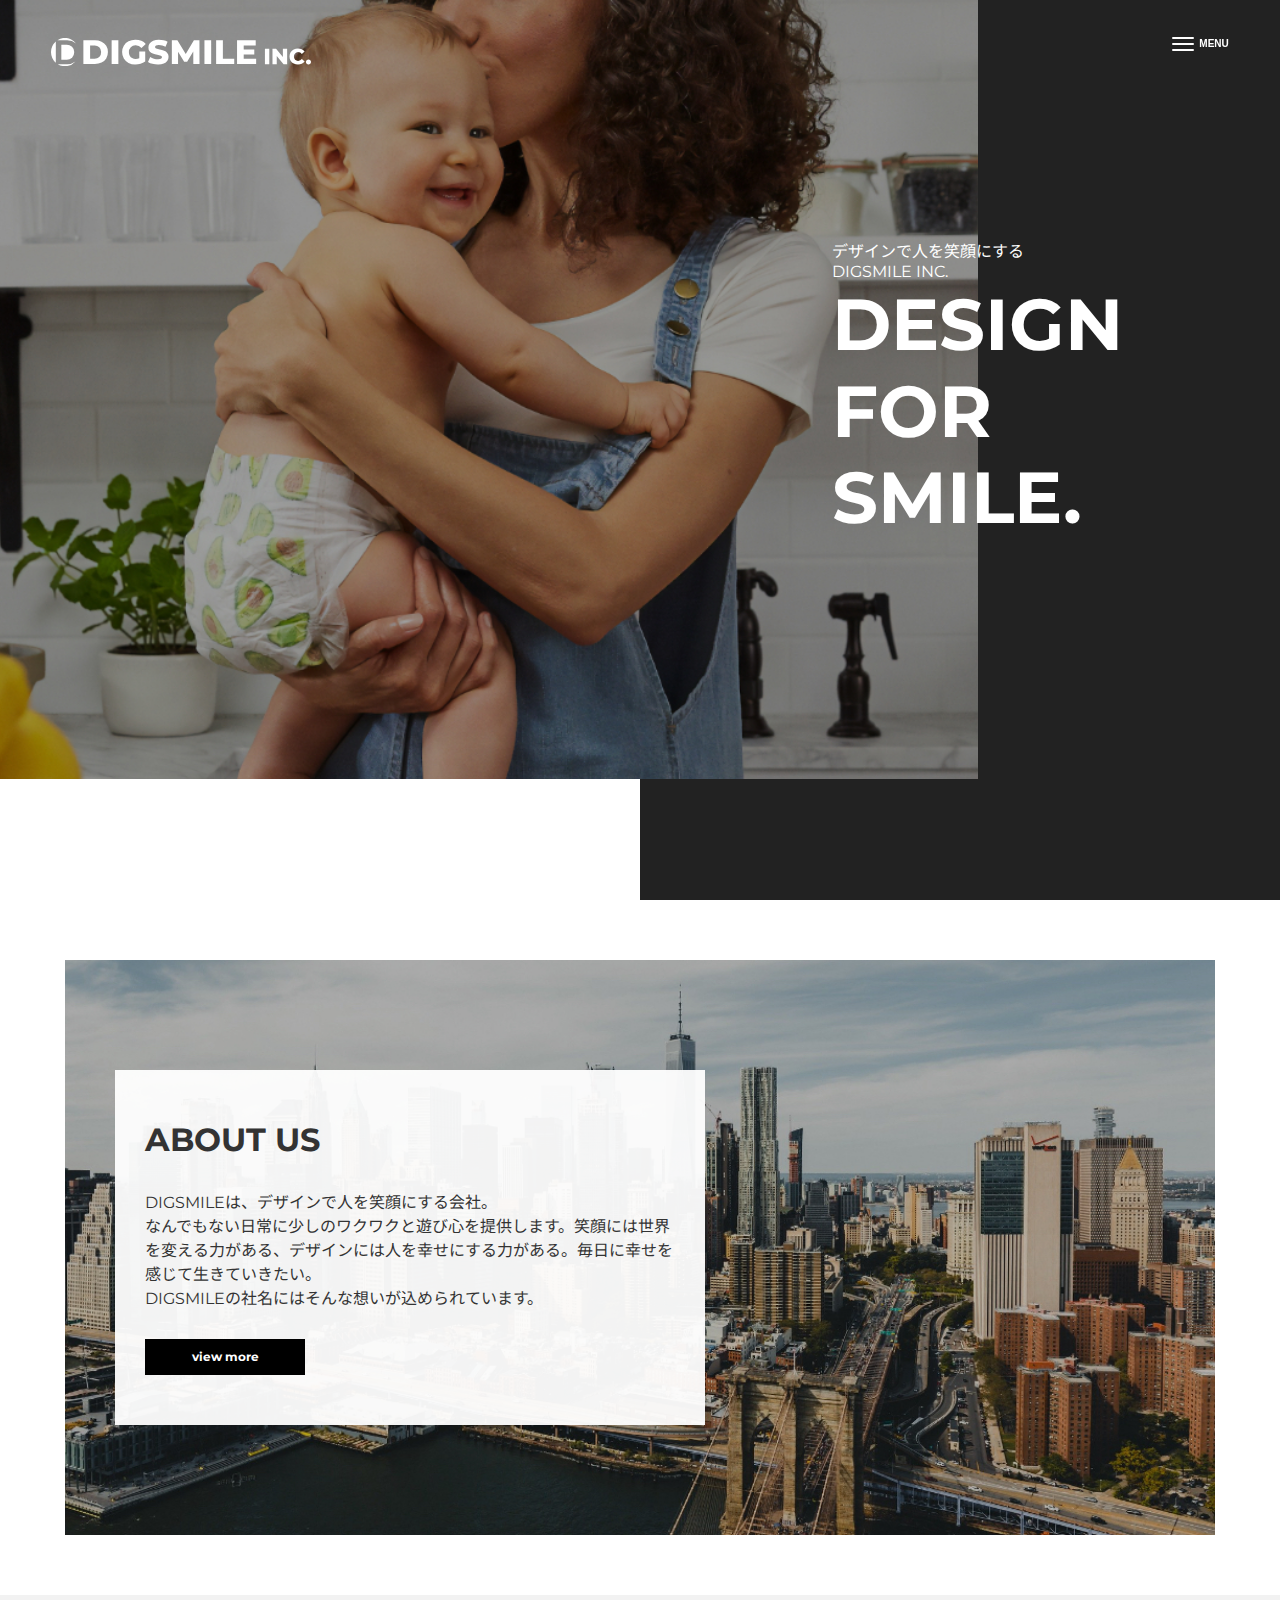
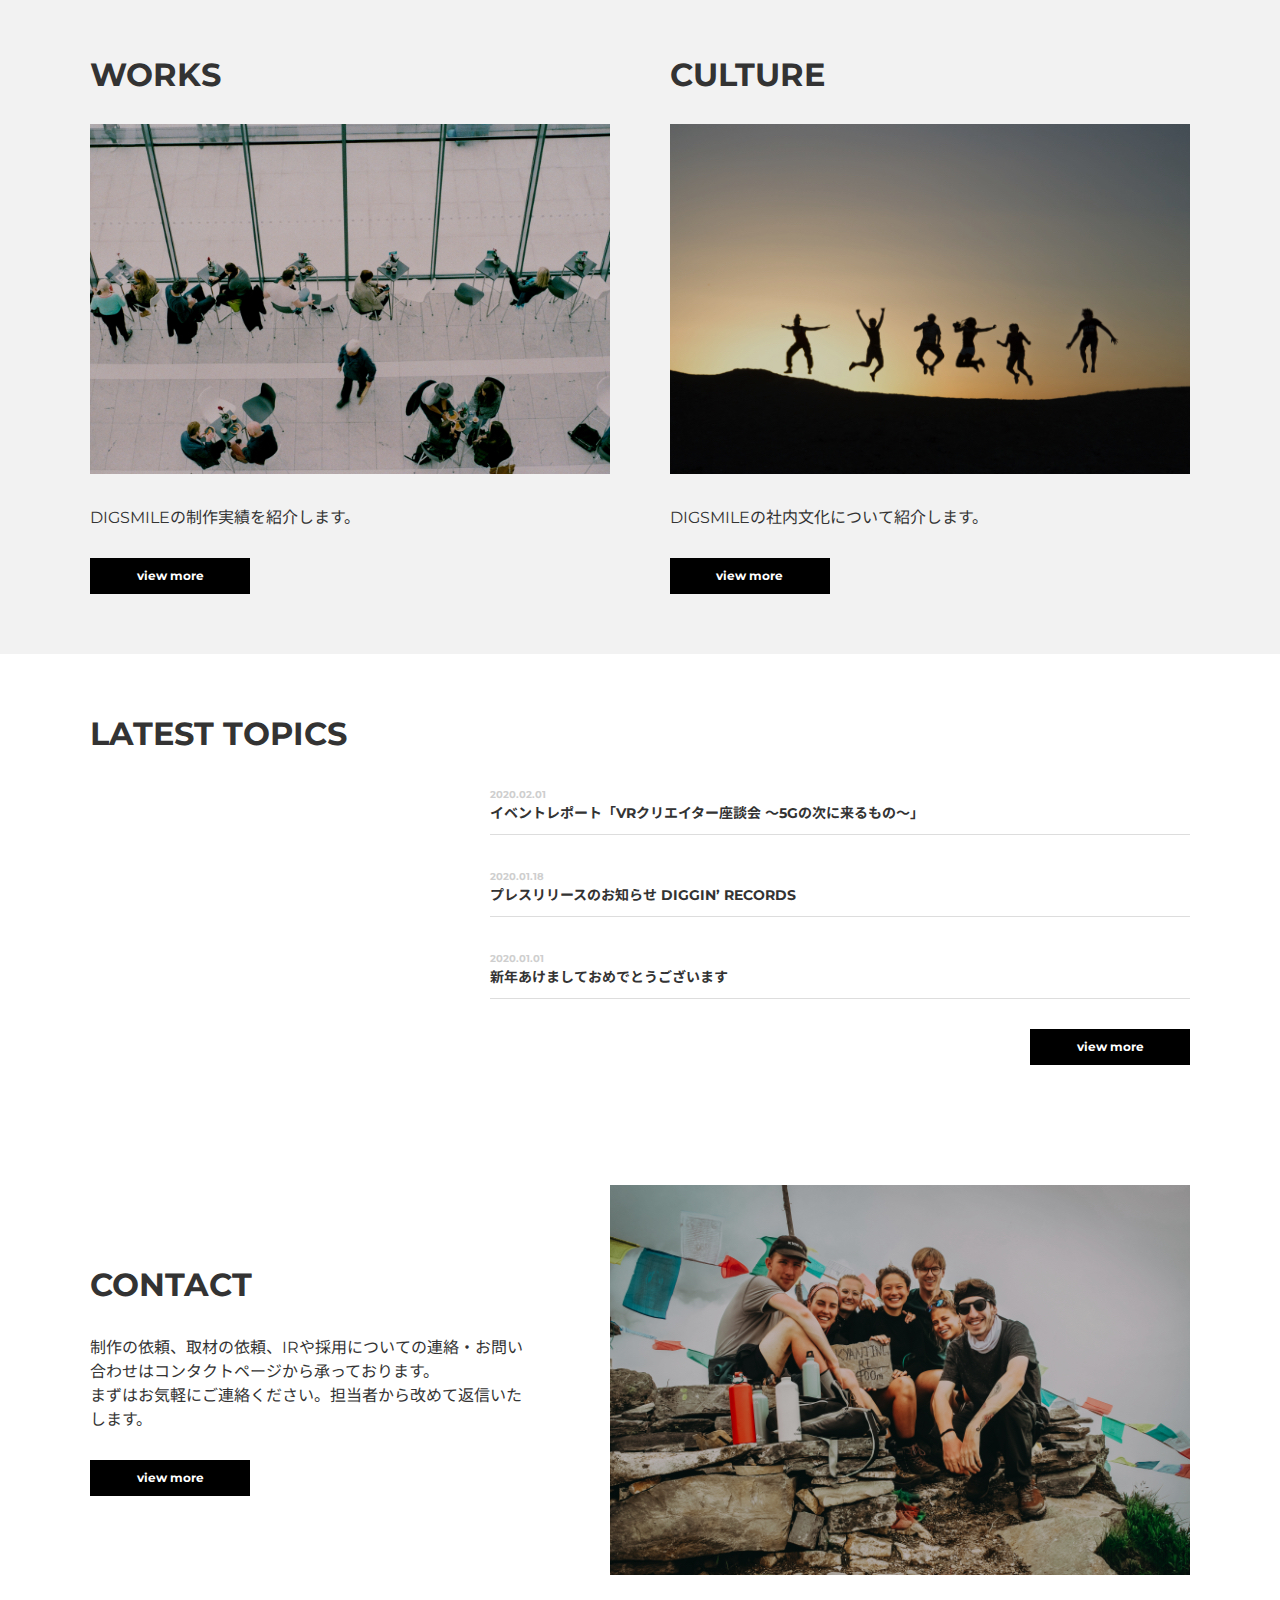
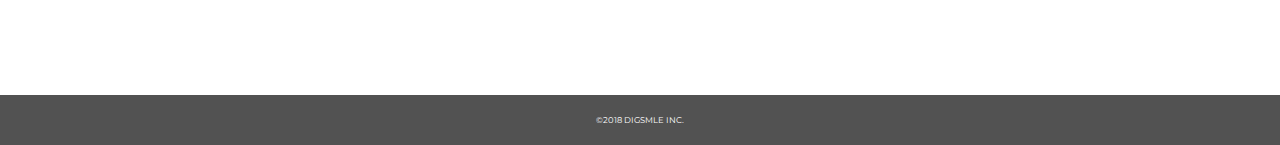
<file: index.html>
<!DOCTYPE html>
<html lang="ja">
<head>
  <meta charset="UTF-8">
  <meta http-equiv="X-UA-Compatible" content="IE=edge">
  <meta name="viewport" content="width=device-width, initial-scale=1.0">
  <title>クリスタ上級編</title>
  <link rel="stylesheet" href="./css/reset.css">
  <link href="https://fonts.googleapis.com/css?family=Montserrat:400,700|Noto+Sans+JP:400,700&display=swap" rel="stylesheet">
  <link rel="stylesheet" href="./css/style.css">

</head>
<body>
  <!-- header -->
  <header class="header flex-box">
    <h1 class="site-title">
      <a href="">
        <svg xmlns="http://www.w3.org/2000/svg" width="260" height="28.204" viewBox="0 0 260 28.204">
          <g id="site-logo" transform="translate(-59 -29)">
            <path id="前面オブジェクトで型抜き_1" data-name="前面オブジェクトで型抜き 1" d="M14,35.2A13.9,13.9,0,0,1,6.785,33.19h8.848a14.228,14.228,0,0,0,8.847-2.739A13.97,13.97,0,0,1,14,35.2ZM4.822,31.752h0a14.17,14.17,0,0,1,0-21.3Zm10.54-3.117H10.33V13.771h5.032a8.094,8.094,0,0,1,5.682,1.994,7.233,7.233,0,0,1,2.138,5.439,7.234,7.234,0,0,1-2.138,5.439,8.093,8.093,0,0,1-5.682,1.99ZM25.007,12.39a13.9,13.9,0,0,0-9.373-3.174H6.463a13.932,13.932,0,0,1,13.76-.749,14.157,14.157,0,0,1,4.785,3.922Z" transform="translate(59 22)" fill="#fff"/>
            <path id="DIGSMILE" d="M2.38-23.8H13.634a15.731,15.731,0,0,1,6.936,1.465,11.018,11.018,0,0,1,4.692,4.155,11.723,11.723,0,0,1,1.666,6.3,11.723,11.723,0,0,1-1.666,6.3A11.018,11.018,0,0,1,20.57-1.423,15.731,15.731,0,0,1,13.634.042H2.38ZM13.362-5.34a6.893,6.893,0,0,0,4.913-1.737,6.262,6.262,0,0,0,1.853-4.8,6.262,6.262,0,0,0-1.853-4.8,6.893,6.893,0,0,0-4.913-1.737H9.112V-5.34ZM30.634-23.8h6.732V.042H30.634ZM58.276-12.39h5.95v9.877A15.5,15.5,0,0,1,59.534-.265a18.642,18.642,0,0,1-5.3.783A14.166,14.166,0,0,1,47.5-1.065a11.8,11.8,0,0,1-4.692-4.411,12.18,12.18,0,0,1-1.7-6.4,12.18,12.18,0,0,1,1.7-6.4,11.747,11.747,0,0,1,4.726-4.411,14.514,14.514,0,0,1,6.834-1.584,15.2,15.2,0,0,1,5.984,1.124,11.536,11.536,0,0,1,4.42,3.236l-4.284,3.883a7.546,7.546,0,0,0-5.78-2.657,6.693,6.693,0,0,0-4.93,1.856,6.67,6.67,0,0,0-1.87,4.955,7.208,7.208,0,0,0,.85,3.525,6.1,6.1,0,0,0,2.38,2.418,6.969,6.969,0,0,0,3.5.868,8.588,8.588,0,0,0,3.638-.783ZM77.044.519A21.967,21.967,0,0,1,71.434-.2,13.786,13.786,0,0,1,67.014-2.1l2.21-4.973a14.289,14.289,0,0,0,3.706,1.7,14.086,14.086,0,0,0,4.148.647q3.876,0,3.876-1.941a1.607,1.607,0,0,0-1.105-1.516A20.3,20.3,0,0,0,76.3-9.222a33.866,33.866,0,0,1-4.488-1.243,7.554,7.554,0,0,1-3.094-2.129,5.758,5.758,0,0,1-1.292-3.951,6.848,6.848,0,0,1,1.19-3.934,7.965,7.965,0,0,1,3.553-2.776,14.6,14.6,0,0,1,5.8-1.022,20.415,20.415,0,0,1,4.624.528A14.146,14.146,0,0,1,86.6-22.2l-2.074,5.007a13.837,13.837,0,0,0-6.6-1.839,5.522,5.522,0,0,0-2.924.6,1.787,1.787,0,0,0-.918,1.55,1.536,1.536,0,0,0,1.088,1.43,19.646,19.646,0,0,0,3.5.988,32.762,32.762,0,0,1,4.5,1.243,7.779,7.779,0,0,1,3.094,2.112,5.646,5.646,0,0,1,1.309,3.934A6.714,6.714,0,0,1,86.394-3.3,8.114,8.114,0,0,1,82.824-.52,14.418,14.418,0,0,1,77.044.519ZM112.336.042l-.068-12.636-6.12,10.286h-2.992L97.07-12.253V.042H90.848V-23.8H96.39l8.364,13.76,8.16-13.76h5.542L118.524.042ZM123.454-23.8h6.732V.042h-6.732Zm11.7,0h6.732V-5.305h11.356V.042H135.15Zm40.018,18.63V.042H156.06V-23.8h18.666v5.211h-12v4.019H173.3v5.041H162.724v4.359Z" transform="translate(89 55)" fill="#fff"/>
            <path id="INC." d="M1.54-15.4H5.9V0H1.54Zm22.22,0V0H20.174l-6.8-8.206V0H9.108V-15.4h3.586l6.8,8.206V-15.4ZM34.628.308A9.114,9.114,0,0,1,30.283-.715a7.65,7.65,0,0,1-3.025-2.849,7.858,7.858,0,0,1-1.1-4.136,7.858,7.858,0,0,1,1.1-4.136,7.65,7.65,0,0,1,3.025-2.849,9.114,9.114,0,0,1,4.345-1.023,9.326,9.326,0,0,1,3.806.748A7.323,7.323,0,0,1,41.25-12.8L38.478-10.3a4.56,4.56,0,0,0-3.63-1.8,4.48,4.48,0,0,0-2.233.55A3.817,3.817,0,0,0,31.1-10a4.773,4.773,0,0,0-.539,2.3A4.773,4.773,0,0,0,31.1-5.4,3.817,3.817,0,0,0,32.615-3.85a4.48,4.48,0,0,0,2.233.55,4.56,4.56,0,0,0,3.63-1.8L41.25-2.6A7.323,7.323,0,0,1,38.434-.44,9.326,9.326,0,0,1,34.628.308ZM45.1.2a2.462,2.462,0,0,1-1.782-.7,2.377,2.377,0,0,1-.726-1.782,2.35,2.35,0,0,1,.715-1.782A2.5,2.5,0,0,1,45.1-4.752a2.485,2.485,0,0,1,1.8.682,2.369,2.369,0,0,1,.7,1.782,2.4,2.4,0,0,1-.715,1.782A2.452,2.452,0,0,1,45.1.2Z" transform="translate(271.392 55.205)" fill="#fff"/>
          </g>
        </svg>

    </h1>
    <nav class="header-nav">
      <ul class="nav-list">
        <li class="nav-item"><a href="./"><img src="./img/simbol-logo.svg" alt="DIGSMILE INC."></a></li>
        <li class="nav-item"><a href="./about/index.html">About us</a></li>
        <li class="nav-item"><a href="#!">Works</a></li>
        <li class="nav-item"><a href="#!">Culture</a></li>
        <li class="nav-item"><a href="#!">Topics</a></li>
        <li class="nav-item"><a href="./contact/index.html">Contact</a></li>
      </ul>
    </nav>
    <button class="burger-btn">
      <span class="bars">
        <span class="bar bar_top"></span>
        <span class="bar bar_mid"></span>
        <span class="bar bar_bottom"></span>
      </span>
      <span class="menu">menu</span>
    </button>
    <span class="burger-musk"></span>
  </header>  <!-- //header -->
  
  <!-- main -->
  <main>
    <!-- fv -->
    <section class="fv">
      <div class="kv-wrapper">
        <div class="copy-wrapper">
          <p class="copy_jp">デザインで人を笑顔にする</p>
          <p class="copy_conpany">DIGSMILE INC.</p>
          <p class="main-copy">
            Design<br>
            for<br>
            smile.
          </p>
        </div>
      </div>
    </section>
    <!-- //fv -->

    <!-- about -->
    <section class="section-wrapper">
      <div class="content-wrapper about-bg">
        <div class="about-content">
          <h2 class="section-title">ABOUT US</h2>
          <p class="section-text">
            DIGSMILEは、デザインで人を笑顔にする会社。<br>
            なんでもない日常に少しのワクワクと遊び心を提供します。笑顔には世界を変える力がある、デザインには人を幸せにする力がある。毎日に幸せを感じて生きていきたい。<br>
            DIGSMILEの社名にはそんな想いが込められています。
          </p>
          <a href="" class="link-btn">view more</a>
        </div>
      </div>
    </section>
    <!-- //about -->

    <div class="gray-bg l-section-wrapper">
      <div class="flex-box l-content-wrapper">
        <!-- works -->
        <section class="s-section-wrapper">
          <div class="s-content-wrapper">
            <h2 class="section-title">WORKS</h2>
            <div class="section-img-wrapper">
              <img src="./img/works-img.jpg" alt="">
            </div>
            <p>DIGSMILEの制作実績を紹介します。</p>
            <a href="" class="link-btn">view more</a>
          </div>
        </section>
        <!-- //works -->


        <!-- culture -->
        <section class="s-section-wrapper">
          <div class="s-content-wrapper">
            <h2 class="section-title">CULTURE</h2>
            <div class="section-img-wrapper">
              <img src="./img/culture-img.jpg" alt="">
            </div>
            <p>DIGSMILEの社内文化について紹介します。</p>
            <a href="" class="link-btn">view more</a>
          </div>
        </section>
        <!-- //culture -->
      </div>
    </div>

    <!-- topics -->
    <section class="section-wrapper">
      <div class="content-wrapper">
        <h2 class="section-title">LATEST TOPICS</h2>
        <ul class="topics-list ml-auto">
          <li class="topics-item">
            <a href="">
              <time class="topics-date">2020.02.01</time>
              <h3 class="topics-title">イベントレポート「VRクリエイター座談会 〜5Gの次に来るもの〜」</h3>
            </a>
          </li>
          <li class="topics-item">
            <a href="">
              <time class="topics-date">2020.01.18</time>
              <h3 class="topics-title">プレスリリースのお知らせ DIGGIN’ RECORDS</h3>
            </a>
          </li>
          <li class="topics-item">
            <a href="">
              <time class="topics-date">2020.01.01</time>
              <h3 class="topics-title">新年あけましておめでとうございます</h3>
            </a>
          </li>
        </ul>
        <a href="" class="link-btn ml-auto">view more</a>
      </div>
    </section>
    <!-- //topics -->

    <!-- contact -->
    <section class="section-wrapper">
      <div class="content-wrapper flex-box">
        <div class="contact-content">
          <h2 class="section-title">CONTACT</h2>
          <p class="contact-text">
            制作の依頼、取材の依頼、IRや採用についての連絡・お問い合わせはコンタクトページから承っております。<br>
            まずはお気軽にご連絡ください。担当者から改めて返信いたします。
          </p>
          <a href="" class="link-btn">view more</a>
        </div>
        <div class="contact-img-wrapper">
          <img src="./img/contact-img.jpg" alt="">
        </div>
      </div>
    </section>
    <!-- //contact -->
  </main>
  <!-- //main -->


  <!-- footer -->
  <footer class="footer">
    <small>&copy;2018 DIGSMLE INC.</small>
  </footer>










  <script src="https://ajax.googleapis.com/ajax/libs/jquery/3.2.1/jquery.min.js"></script>
  <script type="text/javascript" src="./js/script.js"></script>
</body>
</html>
</file>
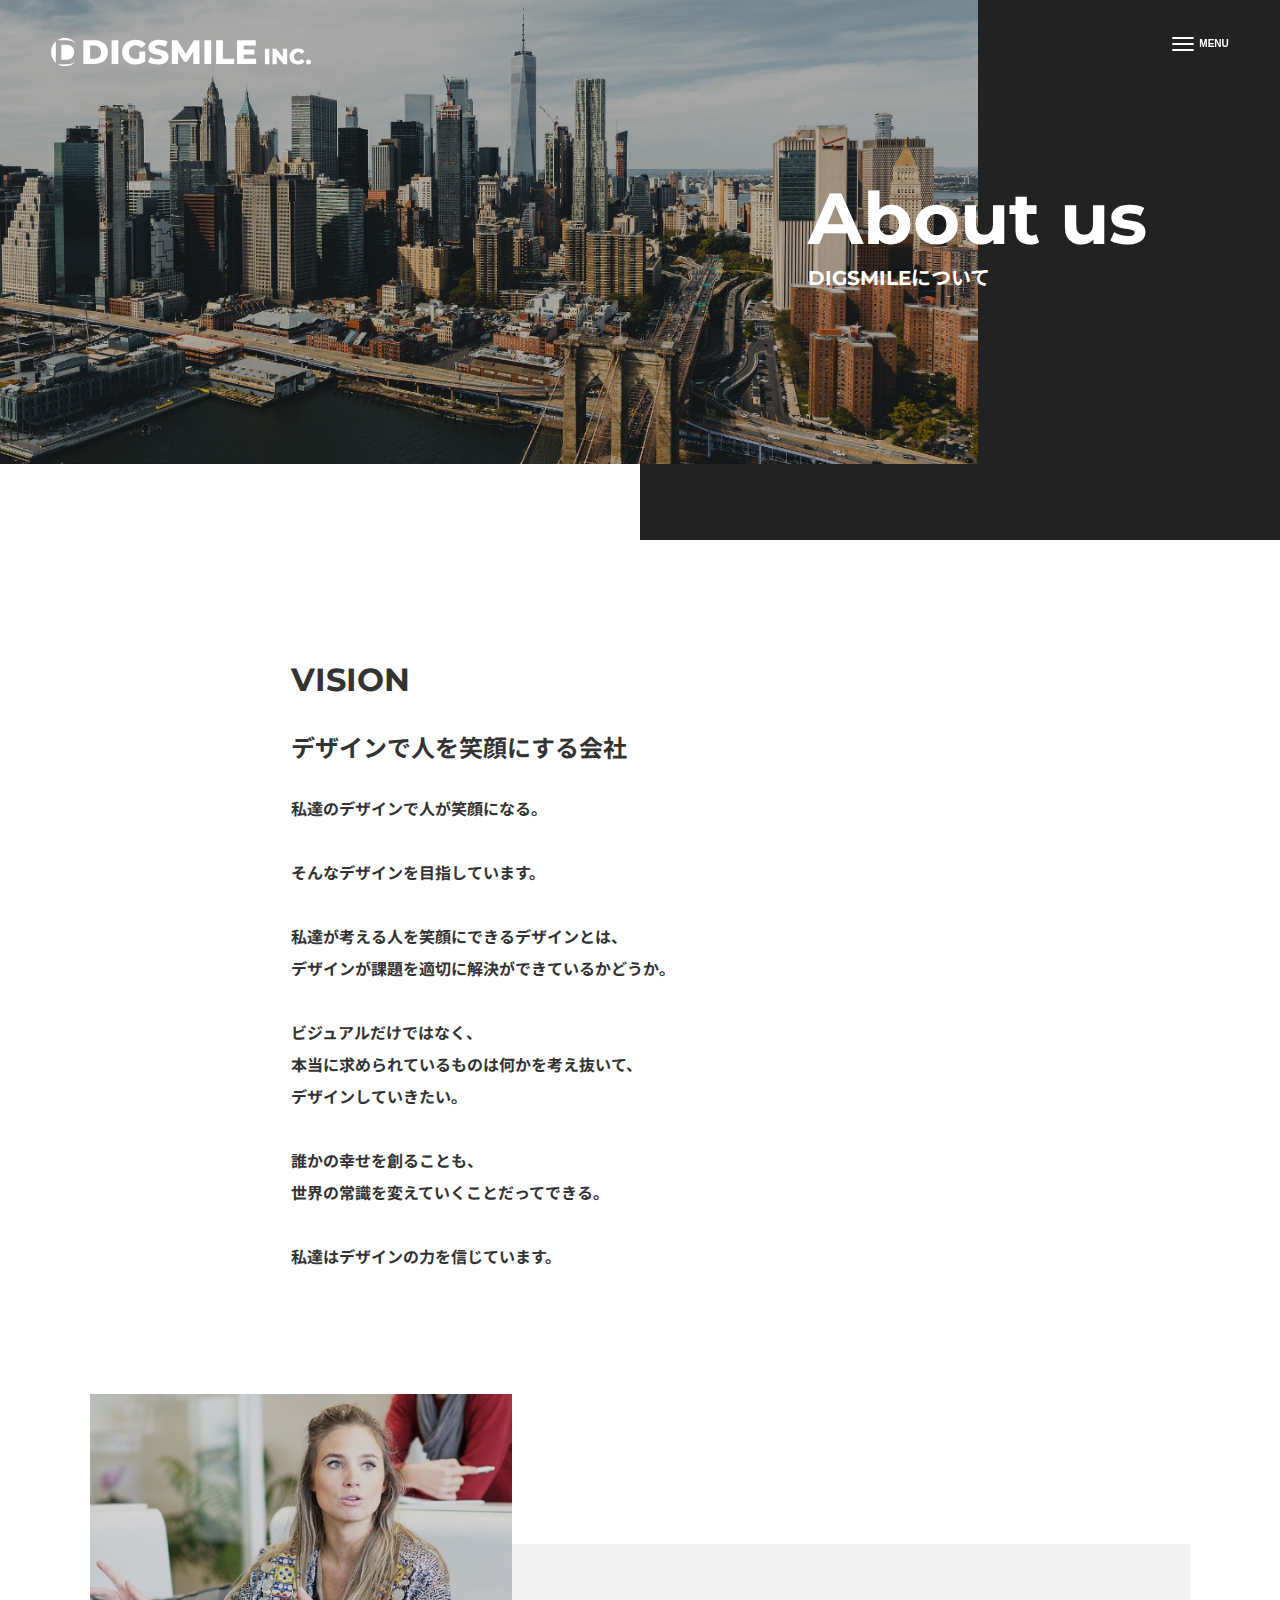
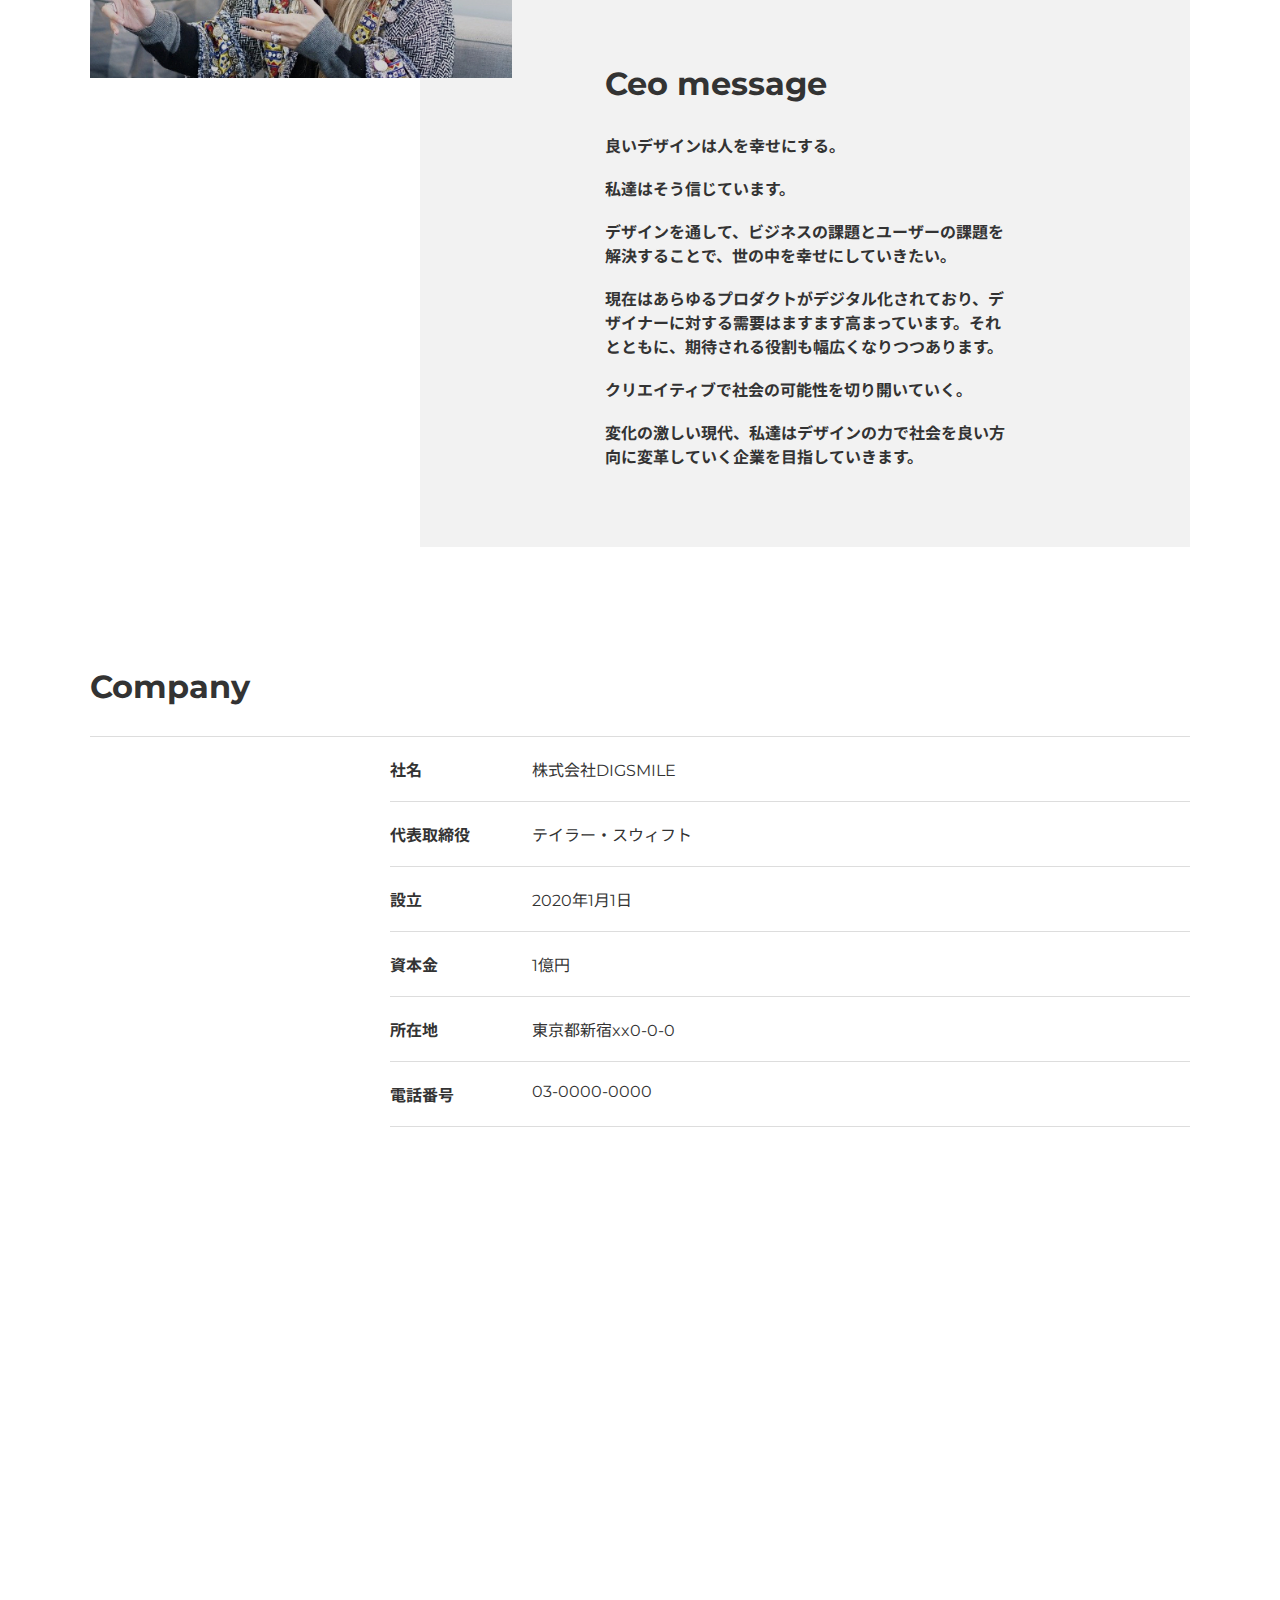
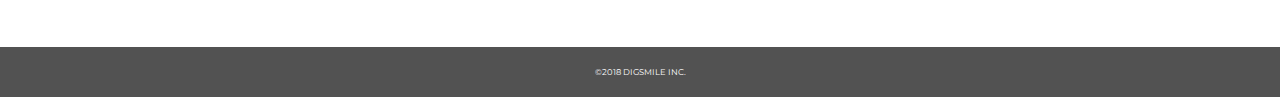
<file: about/index.html>
<!DOCTYPE html>
<html lang="ja">
<head>
  <meta charset="UTF-8">
  <meta name="viewport" content="width=device-width, initial-scale=1.0">
  <meta http-equiv="X-UA-Compatible" content="ie=edge">
  <title>about</title>
  <link rel="stylesheet" href="../css/reset.css">
  <link href="https://fonts.googleapis.com/css?family=Montserrat:400,700|Noto+Sans+JP:400,700&display=swap" rel="stylesheet">
  <link rel="stylesheet" href="../css/about.css">
</head>
<body>
  <!-- header -->
  <header class="header flex-box">
    <div class="site-title">
      <a href="../index.html">
        <svg xmlns="http://www.w3.org/2000/svg" width="260" height="28.204" viewBox="0 0 260 28.204">
          <g id="site-logo" transform="translate(-59 -29)">
            <path id="前面オブジェクトで型抜き_1" data-name="前面オブジェクトで型抜き 1" d="M14,35.2A13.9,13.9,0,0,1,6.785,33.19h8.848a14.228,14.228,0,0,0,8.847-2.739A13.97,13.97,0,0,1,14,35.2ZM4.822,31.752h0a14.17,14.17,0,0,1,0-21.3Zm10.54-3.117H10.33V13.771h5.032a8.094,8.094,0,0,1,5.682,1.994,7.233,7.233,0,0,1,2.138,5.439,7.234,7.234,0,0,1-2.138,5.439,8.093,8.093,0,0,1-5.682,1.99ZM25.007,12.39a13.9,13.9,0,0,0-9.373-3.174H6.463a13.932,13.932,0,0,1,13.76-.749,14.157,14.157,0,0,1,4.785,3.922Z" transform="translate(59 22)" fill="#fff"/>
            <path id="DIGSMILE" d="M2.38-23.8H13.634a15.731,15.731,0,0,1,6.936,1.465,11.018,11.018,0,0,1,4.692,4.155,11.723,11.723,0,0,1,1.666,6.3,11.723,11.723,0,0,1-1.666,6.3A11.018,11.018,0,0,1,20.57-1.423,15.731,15.731,0,0,1,13.634.042H2.38ZM13.362-5.34a6.893,6.893,0,0,0,4.913-1.737,6.262,6.262,0,0,0,1.853-4.8,6.262,6.262,0,0,0-1.853-4.8,6.893,6.893,0,0,0-4.913-1.737H9.112V-5.34ZM30.634-23.8h6.732V.042H30.634ZM58.276-12.39h5.95v9.877A15.5,15.5,0,0,1,59.534-.265a18.642,18.642,0,0,1-5.3.783A14.166,14.166,0,0,1,47.5-1.065a11.8,11.8,0,0,1-4.692-4.411,12.18,12.18,0,0,1-1.7-6.4,12.18,12.18,0,0,1,1.7-6.4,11.747,11.747,0,0,1,4.726-4.411,14.514,14.514,0,0,1,6.834-1.584,15.2,15.2,0,0,1,5.984,1.124,11.536,11.536,0,0,1,4.42,3.236l-4.284,3.883a7.546,7.546,0,0,0-5.78-2.657,6.693,6.693,0,0,0-4.93,1.856,6.67,6.67,0,0,0-1.87,4.955,7.208,7.208,0,0,0,.85,3.525,6.1,6.1,0,0,0,2.38,2.418,6.969,6.969,0,0,0,3.5.868,8.588,8.588,0,0,0,3.638-.783ZM77.044.519A21.967,21.967,0,0,1,71.434-.2,13.786,13.786,0,0,1,67.014-2.1l2.21-4.973a14.289,14.289,0,0,0,3.706,1.7,14.086,14.086,0,0,0,4.148.647q3.876,0,3.876-1.941a1.607,1.607,0,0,0-1.105-1.516A20.3,20.3,0,0,0,76.3-9.222a33.866,33.866,0,0,1-4.488-1.243,7.554,7.554,0,0,1-3.094-2.129,5.758,5.758,0,0,1-1.292-3.951,6.848,6.848,0,0,1,1.19-3.934,7.965,7.965,0,0,1,3.553-2.776,14.6,14.6,0,0,1,5.8-1.022,20.415,20.415,0,0,1,4.624.528A14.146,14.146,0,0,1,86.6-22.2l-2.074,5.007a13.837,13.837,0,0,0-6.6-1.839,5.522,5.522,0,0,0-2.924.6,1.787,1.787,0,0,0-.918,1.55,1.536,1.536,0,0,0,1.088,1.43,19.646,19.646,0,0,0,3.5.988,32.762,32.762,0,0,1,4.5,1.243,7.779,7.779,0,0,1,3.094,2.112,5.646,5.646,0,0,1,1.309,3.934A6.714,6.714,0,0,1,86.394-3.3,8.114,8.114,0,0,1,82.824-.52,14.418,14.418,0,0,1,77.044.519ZM112.336.042l-.068-12.636-6.12,10.286h-2.992L97.07-12.253V.042H90.848V-23.8H96.39l8.364,13.76,8.16-13.76h5.542L118.524.042ZM123.454-23.8h6.732V.042h-6.732Zm11.7,0h6.732V-5.305h11.356V.042H135.15Zm40.018,18.63V.042H156.06V-23.8h18.666v5.211h-12v4.019H173.3v5.041H162.724v4.359Z" transform="translate(89 55)" fill="#fff"/>
            <path id="INC." d="M1.54-15.4H5.9V0H1.54Zm22.22,0V0H20.174l-6.8-8.206V0H9.108V-15.4h3.586l6.8,8.206V-15.4ZM34.628.308A9.114,9.114,0,0,1,30.283-.715a7.65,7.65,0,0,1-3.025-2.849,7.858,7.858,0,0,1-1.1-4.136,7.858,7.858,0,0,1,1.1-4.136,7.65,7.65,0,0,1,3.025-2.849,9.114,9.114,0,0,1,4.345-1.023,9.326,9.326,0,0,1,3.806.748A7.323,7.323,0,0,1,41.25-12.8L38.478-10.3a4.56,4.56,0,0,0-3.63-1.8,4.48,4.48,0,0,0-2.233.55A3.817,3.817,0,0,0,31.1-10a4.773,4.773,0,0,0-.539,2.3A4.773,4.773,0,0,0,31.1-5.4,3.817,3.817,0,0,0,32.615-3.85a4.48,4.48,0,0,0,2.233.55,4.56,4.56,0,0,0,3.63-1.8L41.25-2.6A7.323,7.323,0,0,1,38.434-.44,9.326,9.326,0,0,1,34.628.308ZM45.1.2a2.462,2.462,0,0,1-1.782-.7,2.377,2.377,0,0,1-.726-1.782,2.35,2.35,0,0,1,.715-1.782A2.5,2.5,0,0,1,45.1-4.752a2.485,2.485,0,0,1,1.8.682,2.369,2.369,0,0,1,.7,1.782,2.4,2.4,0,0,1-.715,1.782A2.452,2.452,0,0,1,45.1.2Z" transform="translate(271.392 55.205)" fill="#fff"/>
          </g>
        </svg>
      </a>
    </div>
    <nav class="header-nav">
      <ul class="nav-list">
        <li class="nav-item"><a href="../img/site-logo.svg"><img src="../img/simbol-logo.svg" alt="DIGSMILE INC."></a></li>
        <li class="nav-item"><a href="./">About us</a></li>
        <li class="nav-item"><a href="#!">Works</a></li>
        <li class="nav-item"><a href="#!">Culture</a></li>
        <li class="nav-item"><a href="#!">Topics</a></li>
        <li class="nav-item"><a href="../contact/index.html">Contact</a></li>
      </ul>
    </nav>
    <button class="burger-btn">
      <span class="bars">
        <span class="bar bar_top"></span>
        <span class="bar bar_mid"></span>
        <span class="bar bar_bottom"></span>
      </span>
      <span class="menu">menu</span>
    </button>
    <span class="burger-musk"></span>
  </header>
  <!-- //header -->

  <!-- main -->
  <main>
    <!-- fv -->
    <div class="fv">
      <div class="kv-wrapper">
        <h1 class="page-title">
          About us
          <span>DIGSMILEについて</span>
        </h1>
      </div>
    </div>
    <!-- //fv -->

    <!-- vision -->
    <section class="section-wrapper">
      <div class="content-wrapper">
        <div class="vision-wrapper">
          <h2 class="section-title">VISION</h2>
          <p class="vision">デザインで人を笑顔にする会社</p>
          <p class="vision-text lines">
            私達のデザインで人が笑顔になる。<br><br>

            そんなデザインを目指しています。<br><br>
            
            私達が考える人を笑顔にできるデザインとは、<br>
            デザインが課題を適切に解決ができているかどうか。<br><br>
            
            ビジュアルだけではなく、<br>
            本当に求められているものは何かを考え抜いて、<br>
            デザインしていきたい。<br><br>
            
            誰かの幸せを創ることも、<br>
            世界の常識を変えていくことだってできる。<br><br>
            
            私達はデザインの力を信じています。
          </p>
        </div>
      </div>
    </section>
    <!-- //vision -->

    <!-- ceo message -->
    <section class="section-wrapper">
      <div class="content-wrapper relative">
        <div class="vision-content gray-bg">
          <div class="vision-content-inner">
            <h2 class="section-title">Ceo message</h2>
            <p class="ceo-message">
              良いデザインは人を幸せにする。<br><br>  

              私達はそう信じています。<br><br>

              デザインを通して、ビジネスの課題とユーザーの課題を解決することで、世の中を幸せにしていきたい。<br><br>

              現在はあらゆるプロダクトがデジタル化されており、デザイナーに対する需要はますます高まっています。それとともに、期待される役割も幅広くなりつつあります。<br><br>

              クリエイティブで社会の可能性を切り開いていく。<br><br>

              変化の激しい現代、私達はデザインの力で社会を良い方向に変革していく企業を目指していきます。<br><br>

            </p>
          </div>
          <div class="ceo-img-wrapper"><img src="../img/ceo-img.jpg" alt=""></div>
        </div>
      </div>
    </section>
    <!-- //ceo message -->


    <section class="section-wrapper">
      <div class="content-wrapper">
        <h2 class="section-title">Company</h2>
        <dl class="company-info-list">
          <div>
            <dt class="company-info-title">社名</dt>
            <dd class="company-info-detail">株式会社DIGSMILE</dd>
          </div>
          <div>
            <dt class="company-info-title">代表取締役</dt>
            <dd class="company-info-detail">テイラー・スウィフト</dd>
          </div>
          <div>
            <dt class="company-info-title">設立</dt>
            <dd class="company-info-detail">2020年1月1日</dd>
          </div>
          <div>
            <dt class="company-info-title">資本金</dt>
            <dd class="company-info-detail">1億円</dd>
          </div>
          <div>
            <dt class="company-info-title">所在地</dt>
            <dd class="company-info-detail">東京都新宿xx0-0-0</dd>
          </div>
          <div>
            <dt class="company-info-title">電話番号</dt>
            <dd class="company-info-detail">03-0000-0000</dd>
          </div>
        </dl>
        <div class="maps-outer">
          <iframe src="https://www.google.com/maps/embed?pb=!1m18!1m12!1m3!1d51840.058262651895!2d139.67409512920287!3d35.70152800351373!2m3!1f0!2f0!3f0!3m2!1i1024!2i768!4f13.1!3m3!1m2!1s0x60188d2059b7fd4b%3A0xec61c68fe232efd2!2z5p2x5Lqs6YO95paw5a6_5Yy6!5e0!3m2!1sja!2sjp!4v1613282513537!5m2!1sja!2sjp" width="600" height="450" frameborder="0" style="border:0;" allowfullscreen="" aria-hidden="false" tabindex="0"></iframe>
        </div>
      </div>
    </section>
  </main>
  <!-- //main -->

  <!-- footer -->
  <footer class="footer">
    <small>&copy;2018 DIGSMILE INC.</small>
  </footer>
  <!-- //footer -->
  <script src="https://ajax.googleapis.com/ajax/libs/jquery/3.4.1/jquery.min.js"></script>
  <script src="../js/script.js"></script>
</body>
</html>
</file>
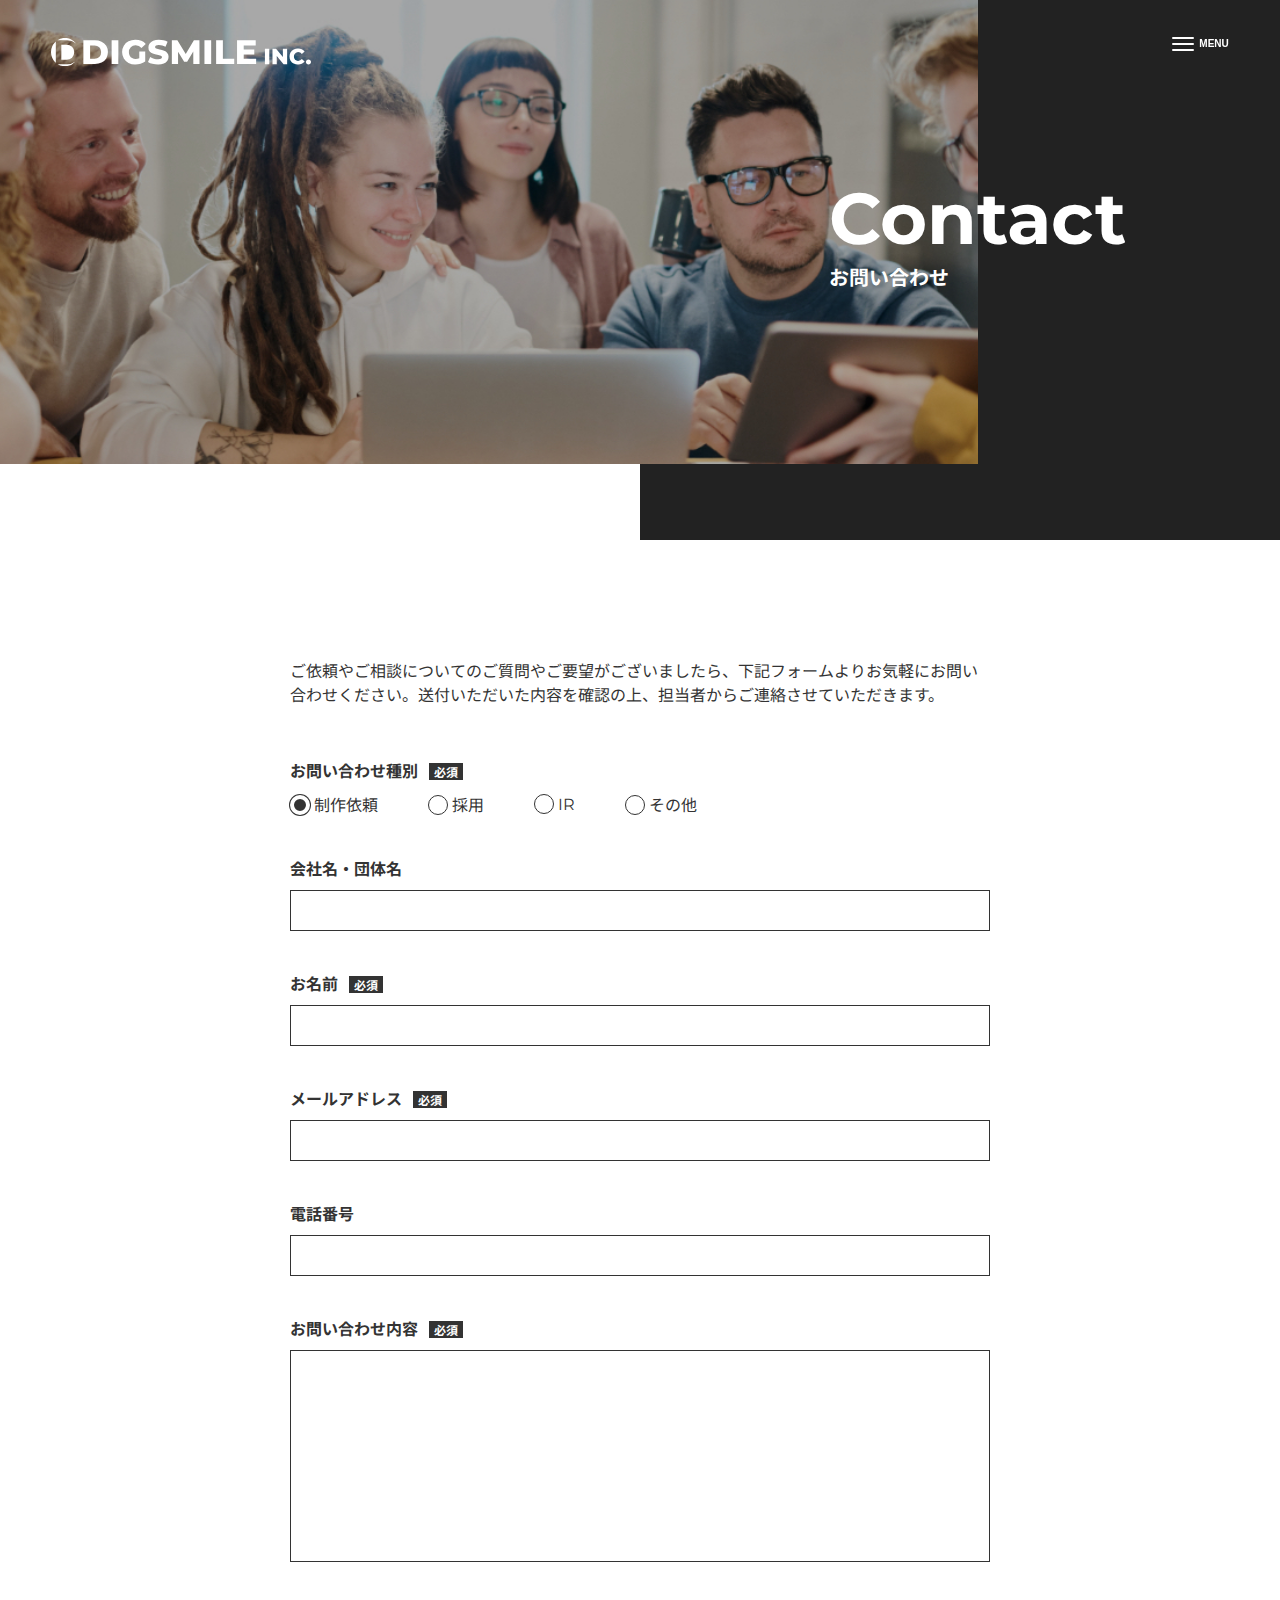
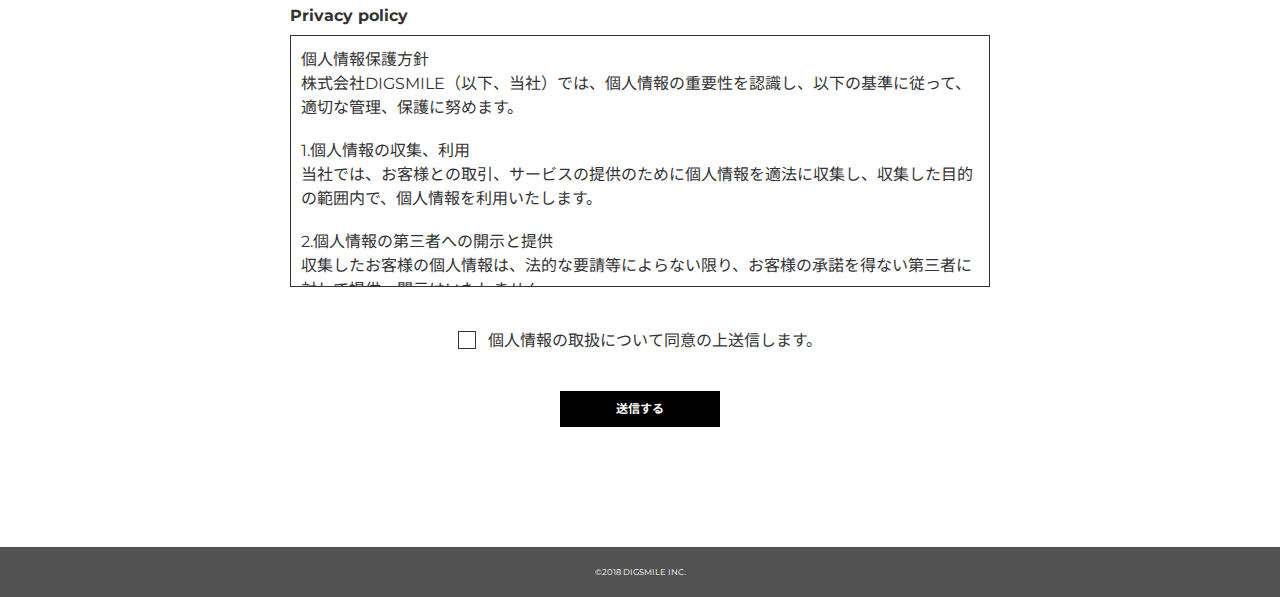
<file: contact/index.html>
<!DOCTYPE html>
<html lang="ja">
<head>
  <meta charset="UTF-8">
  <meta name="viewport" content="width=device-width, initial-scale=1.0">
  <meta http-equiv="X-UA-Compatible" content="ie=edge">
  <title>(ポートフォリオ) contact</title>
  <link rel="stylesheet" href="../css/reset.css">
  <link href="https://fonts.googleapis.com/css?family=Montserrat:400,700|Noto+Sans+JP:400,700&display=swap" rel="stylesheet">
  <link rel="stylesheet" href="../css/contact.css">
</head>
<body>
  <!-- header -->
  <header class="header flex-box">
    <div class="site-title">
      <a href="../index.html">
        <svg xmlns="http://www.w3.org/2000/svg" width="260" height="28.204" viewBox="0 0 260 28.204">
          <g id="site-logo" transform="translate(-59 -29)">
            <path id="前面オブジェクトで型抜き_1" data-name="前面オブジェクトで型抜き 1" d="M14,35.2A13.9,13.9,0,0,1,6.785,33.19h8.848a14.228,14.228,0,0,0,8.847-2.739A13.97,13.97,0,0,1,14,35.2ZM4.822,31.752h0a14.17,14.17,0,0,1,0-21.3Zm10.54-3.117H10.33V13.771h5.032a8.094,8.094,0,0,1,5.682,1.994,7.233,7.233,0,0,1,2.138,5.439,7.234,7.234,0,0,1-2.138,5.439,8.093,8.093,0,0,1-5.682,1.99ZM25.007,12.39a13.9,13.9,0,0,0-9.373-3.174H6.463a13.932,13.932,0,0,1,13.76-.749,14.157,14.157,0,0,1,4.785,3.922Z" transform="translate(59 22)" fill="#fff"/>
            <path id="DIGSMILE" d="M2.38-23.8H13.634a15.731,15.731,0,0,1,6.936,1.465,11.018,11.018,0,0,1,4.692,4.155,11.723,11.723,0,0,1,1.666,6.3,11.723,11.723,0,0,1-1.666,6.3A11.018,11.018,0,0,1,20.57-1.423,15.731,15.731,0,0,1,13.634.042H2.38ZM13.362-5.34a6.893,6.893,0,0,0,4.913-1.737,6.262,6.262,0,0,0,1.853-4.8,6.262,6.262,0,0,0-1.853-4.8,6.893,6.893,0,0,0-4.913-1.737H9.112V-5.34ZM30.634-23.8h6.732V.042H30.634ZM58.276-12.39h5.95v9.877A15.5,15.5,0,0,1,59.534-.265a18.642,18.642,0,0,1-5.3.783A14.166,14.166,0,0,1,47.5-1.065a11.8,11.8,0,0,1-4.692-4.411,12.18,12.18,0,0,1-1.7-6.4,12.18,12.18,0,0,1,1.7-6.4,11.747,11.747,0,0,1,4.726-4.411,14.514,14.514,0,0,1,6.834-1.584,15.2,15.2,0,0,1,5.984,1.124,11.536,11.536,0,0,1,4.42,3.236l-4.284,3.883a7.546,7.546,0,0,0-5.78-2.657,6.693,6.693,0,0,0-4.93,1.856,6.67,6.67,0,0,0-1.87,4.955,7.208,7.208,0,0,0,.85,3.525,6.1,6.1,0,0,0,2.38,2.418,6.969,6.969,0,0,0,3.5.868,8.588,8.588,0,0,0,3.638-.783ZM77.044.519A21.967,21.967,0,0,1,71.434-.2,13.786,13.786,0,0,1,67.014-2.1l2.21-4.973a14.289,14.289,0,0,0,3.706,1.7,14.086,14.086,0,0,0,4.148.647q3.876,0,3.876-1.941a1.607,1.607,0,0,0-1.105-1.516A20.3,20.3,0,0,0,76.3-9.222a33.866,33.866,0,0,1-4.488-1.243,7.554,7.554,0,0,1-3.094-2.129,5.758,5.758,0,0,1-1.292-3.951,6.848,6.848,0,0,1,1.19-3.934,7.965,7.965,0,0,1,3.553-2.776,14.6,14.6,0,0,1,5.8-1.022,20.415,20.415,0,0,1,4.624.528A14.146,14.146,0,0,1,86.6-22.2l-2.074,5.007a13.837,13.837,0,0,0-6.6-1.839,5.522,5.522,0,0,0-2.924.6,1.787,1.787,0,0,0-.918,1.55,1.536,1.536,0,0,0,1.088,1.43,19.646,19.646,0,0,0,3.5.988,32.762,32.762,0,0,1,4.5,1.243,7.779,7.779,0,0,1,3.094,2.112,5.646,5.646,0,0,1,1.309,3.934A6.714,6.714,0,0,1,86.394-3.3,8.114,8.114,0,0,1,82.824-.52,14.418,14.418,0,0,1,77.044.519ZM112.336.042l-.068-12.636-6.12,10.286h-2.992L97.07-12.253V.042H90.848V-23.8H96.39l8.364,13.76,8.16-13.76h5.542L118.524.042ZM123.454-23.8h6.732V.042h-6.732Zm11.7,0h6.732V-5.305h11.356V.042H135.15Zm40.018,18.63V.042H156.06V-23.8h18.666v5.211h-12v4.019H173.3v5.041H162.724v4.359Z" transform="translate(89 55)" fill="#fff"/>
            <path id="INC." d="M1.54-15.4H5.9V0H1.54Zm22.22,0V0H20.174l-6.8-8.206V0H9.108V-15.4h3.586l6.8,8.206V-15.4ZM34.628.308A9.114,9.114,0,0,1,30.283-.715a7.65,7.65,0,0,1-3.025-2.849,7.858,7.858,0,0,1-1.1-4.136,7.858,7.858,0,0,1,1.1-4.136,7.65,7.65,0,0,1,3.025-2.849,9.114,9.114,0,0,1,4.345-1.023,9.326,9.326,0,0,1,3.806.748A7.323,7.323,0,0,1,41.25-12.8L38.478-10.3a4.56,4.56,0,0,0-3.63-1.8,4.48,4.48,0,0,0-2.233.55A3.817,3.817,0,0,0,31.1-10a4.773,4.773,0,0,0-.539,2.3A4.773,4.773,0,0,0,31.1-5.4,3.817,3.817,0,0,0,32.615-3.85a4.48,4.48,0,0,0,2.233.55,4.56,4.56,0,0,0,3.63-1.8L41.25-2.6A7.323,7.323,0,0,1,38.434-.44,9.326,9.326,0,0,1,34.628.308ZM45.1.2a2.462,2.462,0,0,1-1.782-.7,2.377,2.377,0,0,1-.726-1.782,2.35,2.35,0,0,1,.715-1.782A2.5,2.5,0,0,1,45.1-4.752a2.485,2.485,0,0,1,1.8.682,2.369,2.369,0,0,1,.7,1.782,2.4,2.4,0,0,1-.715,1.782A2.452,2.452,0,0,1,45.1.2Z" transform="translate(271.392 55.205)" fill="#fff"/>
          </g>
        </svg>
      </a>
    </div>
    <nav class="header-nav">
      <ul class="nav-list">
        <li class="nav-item"><a href="../index.html"><img src="../img/simbol-logo.svg" alt="DIGSMILE INC."></a></li>
        <li class="nav-item"><a href="../about/">About us</a></li>
        <li class="nav-item"><a href="#!">Works</a></li>
        <li class="nav-item"><a href="#!">Culture</a></li>
        <li class="nav-item"><a href="#!">Topics</a></li>
        <li class="nav-item"><a href="./">Contact</a></li>
      </ul>
    </nav>
    <button class="burger-btn">
      <span class="bars">
        <span class="bar bar_top"></span>
        <span class="bar bar_mid"></span>
        <span class="bar bar_bottom"></span>
      </span>
      <span class="menu">menu</span>
    </button>
    <span class="burger-musk"></span>
  </header>
  <!-- //header -->

  <!-- main -->
  <main>
    <!-- fv -->
    <div class="fv">
      <div class="kv-wrapper">
        <h1 class="page-title">
          Contact
          <span>お問い合わせ</span>
        </h1>
        </div>
      </div>
    </div>
    <!-- //fv -->

    <!-- contact -->
    <div class="contact-wrapper">
      <div class="contact-inner">
        <p class="contact-lead lines">
          ご依頼やご相談についてのご質問やご要望がございましたら、下記フォームよりお気軽にお問い合わせください。送付いただいた内容を確認の上、担当者からご連絡させていただきます。
        </p>
        <form action="">
          <ul class="form-list">
            <li class="form-item">
              <div class="form-item-title">
                お問い合わせ種別
                <span class="required">必須</span>
              </div>
              <ul class="inquiry-type-list">
                <li class="inquiry-type-item">
                  <input type="radio" class="radio-btn" name="inquiry-type" id="request" checked>
                  <label for="request">制作依頼</label>
                </li>
                <li class="inquiry-type-item">
                  <input type="radio" class="radio-btn" name="inquiry-type" id="recruit">
                  <label for="recruit">採用</label>
                </li>
                <li class="inquiry-type-item">
                  <input type="radio" class="radio-btn" name="inquiry-type" id="ir">
                  <label for="ir">IR</label>
                </li>
                <li class="inquiry-type-item">
                  <input type="radio" class="radio-btn" name="inquiry-type" id="other">
                  <label for="other">その他</label>
                </li>
              </ul>
            </li>
            <li class="form-item">
              <div class="form-item-title">
                <label for="company-name">会社名・団体名</label>
              </div>
              <input type="text" class="text-box" id="company-name">
            </li>
            <li class="form-item">
              <div class="form-item-title">
                <label for="name">お名前</label>
                <span class="required">必須</span>
              </div>
              <input type="text" class="text-box" id="name">
            </li>
            <li class="form-item">
              <div class="form-item-title">
                <label for="email">メールアドレス</label>
                <span class="required">必須</span>
              </div>
              <input type="text" class="text-box" id="e-mail">
            </li>
            <li class="form-item">
              <div class="form-item-title">
                <label for="tel">電話番号</label>
              </div>
              <input type="text" class="text-box" id="tel">
            </li>
            <li class="form-item">
              <div class="form-item-title">
                <label for="detail">お問い合わせ内容</label>
                <span class="required">必須</span>
              </div>
              <textarea name="" id="" cols="30" rows="10" id="detail" class="textarea"></textarea>
            </li>
          </ul>
          <p class="privacy-policy-title">Privacy policy</p>
          <div class="privacy-policy-wrapper">
            <p class="privacy-policy-detail">
              個人情報保護方針<br>
              株式会社DIGSMILE（以下、当社）では、個人情報の重要性を認識し、以下の基準に従って、適切な管理、保護に努めます。<br><br>

              1.個人情報の収集、利用<br>
              当社では、お客様との取引、サービスの提供のために個人情報を適法に収集し、収集した目的の範囲内で、個人情報を利用いたします。<br><br>

              2.個人情報の第三者への開示と提供<br>
              収集したお客様の個人情報は、法的な要請等によらない限り、お客様の承諾を得ない第三者に対して提供・開示はいたしません。<br>
              業務の都合上、業務委託先に個人情報を提供する場合は、機密保持契約等によって業務委託先に個人情報保護を義務付けるとともに、業務委託先が適切に個人情報を取り扱うように管理いたします。<br><br>

              3.個人情報の保護<br>
              当社では、個人情報の紛失、破壊、改ざん、不正アクセス、および漏えい等を防止するため、適切な対策を行います。<br><br>

              4.法令および関連規範の遵守<br>
              当社は、個人情報の取り扱いに関して、個人情報保護法をはじめとする個人情報に関する法令および関連する規範を遵守します。<br><br>

              5.個人情報の開示・訂正・削除<br>
              当社では、個人情報の開示・訂正・削除等の依頼があった場合、情報提供者本人であることを確認の上、すみやかに対応いたします。<br><br>

              法令や当社方針により、プライバシー・ポリシーを予告なく改訂することがあります。<br><br>

              お問い合わせ窓口<br>
              当社の個人情報の取扱いに関するお問い合わせは下記までご連絡お願いいたします。<br>
              株式会社ファイアープレイス<br>
              044-589-4333<br><br>
            </p>
          </div>
          <p class="confirm">
            <input type="checkbox" class="checkbox" id="check">
            <label for="check">個人情報の取扱について同意の上送信します。</label>
          </p>
          <div class="btn-wrapper">
            <input type="submit" value="送信する" class="submit-btn">
          </div>
        </form>
      </div>
    </div>
    <!-- //contact -->
  </main>
  <!-- //main -->

  <!-- footer -->
  <footer class="footer">
    <small>&copy;2018 DIGSMILE INC.</small>
  </footer>
  <!-- //footer -->
  <script src="https://ajax.googleapis.com/ajax/libs/jquery/3.4.1/jquery.min.js"></script>
  <script src="../js/script.js"></script>
</body>
</html>
</file>
<file: css/style.css>
html{
  font-size: 62.5%;
}
body{
  font-size: 1.6rem;
  font-family: 'Montserrat', 'Noto Sans JP', sans-serif;
  color: #333;
}
img,svg{
  width: 100%;
  vertical-align: bottom;
}
a{
  text-decoration: none;
  display: inline-block;
}
a:hover{
  opacity: .7;
  transition: .3s;
}
button{
  background-color: transparent;
  border: none;
  cursor: pointer;
  outline: none;
  padding: 0;
  appearance: none;
}
/* ------- */
/* header */
/* ------- */
.site-title{
  width: 260px;
  position: fixed;
  top: 38px;
  left: 4vw;
  z-index: 1;
}
.site-title.black svg path{
  fill: #333;
  transition: fill .3s;
}
.header-nav {
  font-weight: bold;
  font-size: 2rem;
  position: fixed;
  top: 0;
  right: 0;
  height: 100vh;
  width: 36.1vw;
  text-align: center;
  padding: 120px 0 0;
  background-color:rgba(34,34,34,.95);
  z-index: 2;
  transform: translateX(100%);
  opacity: 0;
  transition: transform .3s,opacity .3s;
}
.nav-item {
  margin-bottom: 30px;
}
.nav-item:first-of-type {
  margin-bottom: 40px;
}
.nav-item:last-of-type {
  margin-bottom: 0;
}
.header-nav a {
  color: #fff;
}
/* ハンバーガーメニュー */
.burger-btn {
  display: flex;
  align-items: center;
  position: fixed;
  top: 38px;
  right: 4vw;
  z-index: 3;
}
.bar {
  display: block;
  background-color: #fff;
  height: 2px;
  width: 22px;
  border-radius: 1px;
}
.bar_top {
  transform: translateY(-4px);
  transition: transform .3s;
}
.bar_bottom {
  transform: translateY(4px);
  transition: transform .3s;
}
.menu {
  display: block;
  font-size: 1rem;
  text-transform: uppercase;
  color: #fff;
  font-weight: bold;
  margin-left: 5px;
}
/* ハンバーガーメニュー開いたとき */
.bar.cross.bar_top {
  transform: translateY(2px)rotate(30deg);
  transition: transform .3s;
}
.bar.cross.bar_mid {
  opacity: 0;
  transition: opacity .3s;
}
.bar.cross.bar_bottom {
  transform: translateY(-2px)rotate(-30deg);
  transition: transform .3s;
}
body.noscroll {
  overflow: hidden;
}
.header-nav.open{
  transform: translateX(0);
  opacity: 1;
  transition: transform .3s,opacity .3s;
}
.burger-musk {
  display: none;
  height: 100vh;
  width: 100vw;
  position: fixed;
  top: 0;
  left: 0;
  background-color: rgba(0,0,0,.5);
  z-index: 1;
}
.burger-btn.black .bar {
  background-color: #333;
  transition: background-color .3s;
}
.burger-btn.black .menu {
  color: #333;
  transition: color .3s;
}



/* --------------------- */
/* key visual */
/* --------------------- */
.fv {
  height: 100vh;
}
.fv::after {
  content: "";
  display: block;
  position: absolute;
  top: 0;
  right: 0;
  background-color: #222;
  width: 50%;
  height: 100%;
  z-index: -1;
}
.kv-wrapper{
  height: 86.5%;
  width: 76.4%;
  background-image: url(../img/kv-img.jpg);
  background-size: cover;
  background-position: center 0;
  position: relative;
}
.copy-wrapper {
  position: absolute;
  top: 50%;
  right: 0;
  transform: translate(50%,-50%);
  color: #fff;
}
.copy-jp {
  font-size: 2rem;
  margin-bottom: 4px;
}
.copy_company {
  font-size: 2rem;
  margin-bottom: 10px;
  font-weight: bold;
}
.main-copy {
  font-size: 7.2rem;
  line-height: 1.2;
  font-weight: bold;
  text-transform: uppercase;
}
/* --------- */
/* section */
/* --------- */
.section-wrapper {
  padding: 60px 0;
}
.content-wrapper {
  max-width: 1100px;
  padding: 0 30px;
  margin: 0 auto;
}
.section-title {
  font-size: 3.2rem;
  font-weight: bold;
  margin-bottom: 30px;
}
.link-btn {
  color: #fff;
  background-color: #000;
  width: 160px;
  line-height: 36px;
  font-size: 1.2rem;
  display: block;
  text-align: center;
  font-weight: bold;
  margin-top: 30px;
}
/* --------- */
/* about */
/* --------- */
.section-wrapper:first-of-type {
  padding-top: 120px;
  position: relative;
}
.section-wrapper:first-of-type::after {
  content: "";
  width: 100vh;
  height: 160px;
  display: block;
  background-color: #f2f2f2;
  position: absolute;
  bottom: 0;
  z-index: -1;
}
.about-bg {
  background: url(../img/about-img.jpg) no-repeat center/cover;
  padding: 110px 0 110px 50px;
}
.about-content {
  max-width: 590px;
  padding: 50px 30px;
  box-sizing: border-box;
  background-color:rgba(255,255,255,.95);
}

/* --------- */
/* section_works & culture*/
/* --------- */
.flex-box {
  display: flex;
  justify-content: space-between;
  align-items: center;
}
.gray-bg {
  background-color: #f2f2f2;
}
.l-section-wrapper {
  padding: 60px 0;
}
.l-content-wrapper {
  max-width: 1100px;
  padding: 0 30px;
  margin: 0 auto;
}
.s-section-wrapper {
  width: 47.3%;
}
.section-img-wrapper {
  margin-bottom: 30px;
}

/* --------- */
/* section_topic
 /* --------- */
.topics-list {
  max-width: 700px;
}
.topics-item {
  padding-bottom: 12px;
  border-bottom: 1px solid #ddd;
  margin-bottom: 30px;
}
.topics-date {
  color: #cecece;
  font-size: 1rem;
  font-weight: bold;
}
.topics-title {
  color: #333;
  font-size: 1.4rem;
  font-weight: bold;
}
.ml-auto {
  margin-left: auto;
}
/* --------- */
/* contact
/* --------- */
.section-wrapper:last-of-type {
  padding-bottom: 120px;
}
.contact-content {
  width: 40%;
}
.contact-img-wrapper {
  width: 52.7%;
}
/* --------- */
/* footer
/* --------- */
.footer {
  line-height: 50px;
  background-color: #525252;
  text-align: center;
  color: #fff;
  font-size: 1rem;
}


@media screen and (max-width:768px) {
/* ----------------------- */
/* base_sp
/* ----------------------- */
body{
  font-size: 1.4rem;
}
.section-wrapper{
  padding: 40px 0;
}
/* --------- */
/* header_sp
/* --------- */
.site-title {
  width: 180px;
  top: 21px;
}
.burger-btn {
  top: 28px;
}
.header-nav {
  width: 67.7vw;
}
/* --------- */
/* fv_sp
/* --------- */
.copy-wrapper {
  right: -15%;
  transform: translate(0,-50%);
}
.copy_jp {
  font-size: 1.6rem;
}
.copy-company {
  font-size: 1.6rem;
}
.main-copy {
  font-size: 5.4rem;
}
/* --------- */
/* section_about_sp
/* --------- */
.section-wrapper:first-of-type {
  padding: 80px 0 4vw;
}
.content-wrapper.about-bg {
  padding: 50px 4vw;
}
.about-content {
  margin: 0 auto;
}
/* ----------------- */
/* section_work_sp
/* ----------------- */
.l-section-wrapper {
  padding: 40px 0;
}
.l-content-wrapper {
  flex-direction : column;
  align-items: flex-start;
  padding: 0 4vw;
}
.s-section-wrapper {
  width: 520px;
  max-width: 100%;
}
.s-section-wrapper:first-of-type {
  margin-bottom: 80px;
}
/* ----------------- */
/* section_topic_sp
/* ----------------- */
.topics-title {
  font-size: 1.2rem;
}
.topics-item {
  margin-bottom: 20px;
}
.ml-auto {
  margin-left: 0;
}
/* ----------------- */
/* section_contact_sp
/* ----------------- */
.content-wrapper {
  flex-direction: column-reverse;
  align-items: flex-start;
  padding: 0 4vw;
}
.contact-content {
  width: 440px;
  max-width: 100%;
  margin-top: 30px;
}
.contact-img-wrapper {
  width: 520px;
  max-width: 100%;
}
.section-wrapper:last-of-type {
  padding-bottom: 80px;
}
</file>
<file: css/about.css>
/* ----------------------- */
/* base
/* ----------------------- */

html{
  font-size: 62.5%;
}
body{
  font-size: 1.6rem;
  font-family: 'Montserrat', 'Noto Sans JP', sans-serif;
  color: #333;
}
img,svg{
  width: 100%;
  vertical-align: bottom;
}
a{
  text-decoration: none;
  display: inline-block;
}
a:hover{
  opacity: .7;
  transition: .3s;
}
button{
  background-color: transparent;
  border: none;
  cursor: pointer;
  outline: none;
  padding: 0;
  appearance: none;
}
.section-wrapper{
  padding: 60px 0;
}
.flex-box{
  display: flex;
  justify-content: space-between;
  align-items: center;
}
.content-wrapper{
  max-width: 1100px;
  padding: 0 30px;
  margin: 0 auto;
}
.section-title{
  font-size: 3.2rem;
  font-weight: bold;
  margin-bottom: 30px;
}
.link-btn{
  color: #fff;
  background-color: #000;
  width: 160px;
  line-height: 36px;
  font-size: 1.2rem;
  display: block;
  text-align: center;
  font-weight: bold;
  margin-top: 30px;
}
.gray-bg{
  background-color: #f2f2f2;
}
.lines{
  line-height: 2;
}
/* ----------------------- */
/* header
/* ----------------------- */
.site-title{
  width: 260px;
  position: fixed;
  top: 38px;
  left: 4vw;
  z-index: 1;
}
.site-title.black svg path{
  fill: #333;
  transition: fill .3s;
}
.header-nav{
  /* display: none; */
  font-weight: bold;
  font-size: 2rem;
  position: fixed;
  top: 0;
  right: 0;
  height: 100vh;
  width: 36.1vw;
  text-align: center;
  padding: 120px 0 0;
  background-color:rgba(34,34,34,.95);
  z-index: 2;
  transform: translateX(100%);
  opacity: 0;
  transition: transform .3s,opacity .3s;
}
.nav-item{
  margin-bottom: 30px;
}
.nav-item:first-of-type{
  margin-bottom: 40px;
}
.nav-item:last-of-type{
  margin-bottom: 0;
}
.header-nav a{
  color: #fff;
}

/* ハンバーガーボタン（メニューが開いていないとき） */
.burger-btn{
  display: flex;
  align-items: center;
  position: fixed;
  top: 38px;
  right: 4vw;
  z-index: 3;
}
.bar{
  display: block;
  background-color: #fff;
  height: 2px;
  width: 22px;
  border-radius: 1px;
}
.bar_top{
  transform: translateY(-4px);
  transition: transform .3s;
}
.bar_bottom{
  transform: translateY(4px);
  transition: transform .3s;
}
.menu{
  display: block;
  font-size: 1rem;
  text-transform: uppercase;
  color: #fff;
  font-weight: bold;
  margin-left: 5px;
}

/* ハンバーガーボタン（メニューが開いたとき） */
.bar.cross.bar_top{
  transform: translateY(2px)rotate(30deg);
  transition: transform .3s;
}
.bar.cross.bar_mid{
  opacity: 0;
  transition: opacity .3s;
}
.bar.cross.bar_bottom{
  transform: translateY(-2px)rotate(-30deg);
  transition: transform .3s;
}

/* ハンバーガーメニューが開いたとき */
body.noscroll{
  overflow: hidden;
}
.header-nav.open{
  transform: translateX(0);
  opacity: 1;
  transition: transform .3s,opacity .3s;
}
.burger-musk{
  display: none;
  height: 100vh;
  width: 100vw;
  position: fixed;
  top: 0;
  left: 0;
  background-color:rgba(0,0,0,.5);
  z-index: 1;
}

.burger-btn.black .bar{
  background-color: #333;
  transition: background-color .3s;
}
.burger-btn.black .menu{
  color: #333;
  transition: color .3s;
}

/* ----------------------- */
/* key visual
/* ----------------------- */
.fv {
  height: 60vh;
  min-height: 450px;
}
.fv::after {
  content: "";
  display: block;
  position: absolute;
  top: 0;
  right: 0;
  background-color: #222;
  width: 50%;
  height: 60vh;
  min-height: 450px;
  z-index: -1;
}
.kv-wrapper {
  height: 86%;
  width: 76.4%;
  background: url(../img/about-img.jpg) no-repeat center/cover;
  position: relative;
}
.page-title {
  font-size: 7.2rem;
  font-weight: bold;
  color: #fff;
  position: absolute;
  top: 50%;
  right: 0;
  transform: translate(50%,-50%);
}
.page-title span {
  font-size: 2rem;
  display: block;
}
/* ----------------------- */
/* vision
/* ----------------------- */
.section-wrapper:first-of-type {
  padding-top: 120px;
}
.vision-wrapper {
  padding-left: 15.7vw;
}
.vision {
  font-size: 2.4rem;
  font-weight: bold;
  margin-bottom: 30px;
}
.vision-text {
  font-weight: bold;
}
/* ----------------------- */
/* ceo-message
/* ----------------------- */
.ceo-img-wrapper {
  width: 36.4%;
  position: absolute;
  top: 0;
  left: 30px;
}
.vision-content {
  width: 840px;
  max-width: 70%;
  margin-left: auto;
  padding: 120px 0 60px;
}
.vision-content-inner {
  max-width: 400px;
  padding: 0 30px;
  margin: 0 auto;
}
.relative {
  position: relative;
  padding-top: 150px;
}
.ceo-message {
  font-weight: bold;
}
/* ----------------------- */
/* company
/* ----------------------- */
.section-wrapper:last-of-type {
  padding-bottom: 120px;
}
.company-info-list {
  border-top: 1px solid #ddd;
  margin-bottom: 40px;
}
.company-info-list>div {
  display: flex;
  padding: 20px 0;
  max-width: 800px;
  margin-left: auto;
  border-bottom: 1px solid #ddd;
}
.company-info-title {
  font-weight: bold;
  flex-basis: 142px;
}
.maps-outer {
  position: relative;
  width: 100%;
  height: 0;
  padding-top: 32.7%;
}
.maps-outer iframe {
  position: absolute;
  top: 0;
  left: 0;
  width: 100%;
  height: 100%;
}

/* ----------------------- */
/* footer
/* ----------------------- */
.footer{
  line-height: 50px;
  background-color: #525252;
  text-align: center;
  color: #fff;
  font-size: 1rem;
}


@media screen and (max-width: 768px){
  /* ----------------------- */
  /* base_sp
  /* ----------------------- */
  body{
    font-size: 1.4rem;
  }
  .section-wrapper{
    padding: 40px 0;
  }
  .content-wrapper{
    padding: 0 4vw;
  }

  /* ----------------------- */
  /* header_tb
  /* ----------------------- */
  .site-title {
    width: 180px;
    top: 21px;
  }
  .burger-btn {
    top: 28px;
  }
  .header-nav {
    width: 67.7vw;
  }
  /* ----------------------- */
  /* fv_tb
  /* ----------------------- */
  .page-title {
    font-size: 5.2rem;
    transform: translate(30%,-50%);
  }
  /* ----------------------- */
  /* vision_tb
  /* ----------------------- */
  .section-wrapper:first-of-type {
    padding-top: 80px;
  }
  /* ----------------------- */
  /* message_tb
  /* ----------------------- */
  .section-wrapper:last-of-type {
    padding-bottom: 80px;
  }
  .content-wrapper.relative {
    padding-top: 120px;
  }
  .ceo-img-wrapper {
    width: 100%;
    max-width: 320px;
  }
}
@media screen and (max-width: 480px){
  /* ----------------------- */
  /* vision_tb
  /* ----------------------- */
  .visition-wrapper {
    padding-left: 0;
  }
  /* ----------------------- */
  /* message_tb
  /* ----------------------- */
  .vision-content {
    width: 100%;
    max-width: 100%;
  }
  .ceo-img-wrapper {
    max-width: 90%;
    left: 0;
  }
  .ceo-img-wrapper img {
    height: 226px;
    object-fit: cover;
  }
    /* ----------------------- */
  /* company_tb
  /* ----------------------- */
  .maps-outer {
    padding-top: 140px;
  }
}
</file>
<file: css/contact.css>
/* ----------------------- */
/* base
/* ----------------------- */
html{
  font-size: 62.5%;
}
body{
  font-size: 1.6rem;
  font-family: 'Montserrat', 'Noto Sans JP', sans-serif;
  color: #333;
}
img,svg{
  width: 100%;
  vertical-align: bottom;
}
a{
  text-decoration: none;
  display: inline-block;
}
a:hover{
  opacity: .7;
  transition: .3s;
}
button{
  background-color: transparent;
  border: none;
  cursor: pointer;
  outline: none;
  padding: 0;
  appearance: none;
}
.section-wrapper{
  padding: 60px 0;
}
.flex-box{
  display: flex;
  justify-content: space-between;
  align-items: center;
}
.content-wrapper{
  max-width: 1100px;
  padding: 0 30px;
  margin: 0 auto;
}
.lines{
  line-height: 1.5;
}
/* ----------------------- */
/* header
/* ----------------------- */
.site-title{
  width: 260px;
  position: fixed;
  top: 38px;
  left: 4vw;
  z-index: 1;
}
.site-title.black svg path{
  fill: #333;
  transition: fill .3s;
}
.header-nav{
  /* display: none; */
  font-weight: bold;
  font-size: 2rem;
  position: fixed;
  top: 0;
  right: 0;
  height: 100vh;
  width: 36.1vw;
  text-align: center;
  padding: 120px 0 0;
  background-color:rgba(34,34,34,.95);
  z-index: 2;
  transform: translateX(100%);
  opacity: 0;
  transition: transform .3s,opacity .3s;
}
.nav-item{
  margin-bottom: 30px;
}
.nav-item:first-of-type{
  margin-bottom: 40px;
}
.nav-item:last-of-type{
  margin-bottom: 0;
}
.header-nav a{
  color: #fff;
}

/* ハンバーガーボタン（メニューが開いていないとき） */
.burger-btn{
  display: flex;
  align-items: center;
  position: fixed;
  top: 38px;
  right: 4vw;
  z-index: 3;
}
.bar{
  display: block;
  background-color: #fff;
  height: 2px;
  width: 22px;
  border-radius: 1px;
}
.bar_top{
  transform: translateY(-4px);
  transition: transform .3s;
}
.bar_bottom{
  transform: translateY(4px);
  transition: transform .3s;
}
.menu{
  display: block;
  font-size: 1rem;
  text-transform: uppercase;
  color: #fff;
  font-weight: bold;
  margin-left: 5px;
}

/* ハンバーガーボタン（メニューが開いたとき） */
.bar.cross.bar_top{
  transform: translateY(2px)rotate(30deg);
  transition: transform .3s;
}
.bar.cross.bar_mid{
  opacity: 0;
  transition: opacity .3s;
}
.bar.cross.bar_bottom{
  transform: translateY(-2px)rotate(-30deg);
  transition: transform .3s;
}

/* ハンバーガーメニューが開いたとき */
body.noscroll{
  overflow: hidden;
}
.header-nav.open{
  transform: translateX(0);
  opacity: 1;
  transition: transform .3s,opacity .3s;
}
.burger-musk{
  display: none;
  height: 100vh;
  width: 100vw;
  position: fixed;
  top: 0;
  left: 0;
  background-color:rgba(0,0,0,.5);
  z-index: 1;
}

.burger-btn.black .bar{
  background-color: #333;
  transition: background-color .3s;
}
.burger-btn.black .menu{
  color: #333;
  transition: color .3s;
}

/* ----------------------- */
/* key visual
/* ----------------------- */
.fv{
  height: 60vh;
  min-height: 450px;
}
.fv::after{
  content: "";
  display: block;
  position: absolute;
  top: 0;
  right: 0;
  background-color: #222;
  width: 50%;
  height: 60vh;
  min-height: 450px;
  z-index: -1;
}
.kv-wrapper{
  height: 86%;
  width: 76.4%;
  background-image: url(../img/heading-img_contact.jpg);
  background-size: cover;
  background-position: center 0;
  position: relative;
}

.page-title {
  font-size: 7.2rem;
  font-weight: bold;
  color: #fff;
  position: absolute;
  top: 50%;
  right: 0;
  transform: translate(50%,-50%);
}
.page-title span{
  font-size: 2rem;
  display: block;
}

/* ----------------------- */
/* contact-form
/* ----------------------- */
.contact-wrapper {
  padding: 120px 0;
}
.contact-inner {
  max-width: 700px;
  padding: 0 30px;
  margin: 0 auto;
}
.contact-lead {
  margin-bottom: 50px;
}
input,textarea{
  resize: none;
  appearance: none;
  -webkit-appearance: none;
  outline: none;
  border: none;
  width: 100%;
}
.form-item {
  margin-bottom: 40px;
}
.inquiry-type-list {
  display: flex;
  align-items: center;
}
.inquiry-type-item {
  margin-right: 50px;
}
.radio-btn {
  width: 20px;
  height: 20px;
  border: solid 1px #333;
  border-radius: 50%;
  vertical-align: -4px;
}
.radio-btn:checked {
  background-color: #333;
  border: 4px solid #fff;
  box-shadow: 0 0 0 1px #333;
}
.radio-btn:hover,.submit-btn,.inquiry-type-item label {
  cursor: pointer;
}
.text-box {
  border: 1px solid #333;
  color: #333;
  padding: 10px;
  display: block;
  box-sizing: border-box;
}
.textarea {
  border: 1px solid #333;
  padding: 10px;
  color: #333;
  box-sizing: border-box;
}
.required {
  display: inline-block;
  background-color: #333;
  color: #fff;
  font-size: 1.2rem;
  padding: 0 5px;
  margin-left: 6px;
}
.form-item-title {
  font-weight: bold;
  margin-bottom: 10px;
}
.privacy-policy-title {
  font-weight: bold;
  margin-bottom: 10px;
}
.privacy-policy-detail {
  padding: 10px;
  height: 230px;
  border: 1px solid #333;
  overflow: scroll;
  margin-bottom: 40px;
}
.confirm {
  text-align: center;
}
.checkbox {
  border: 1px solid #333;
  margin-right: 8px;
  width: 18px;
  height: 18px;
  vertical-align: -3px;
}
.checkbox:checked {
  background-image: url(../img/icon_chek.svg);
  background-size: 14px;
  background-repeat: no-repeat;
  background-position: center;
}
.submit-btn {
  color: #fff;
  background-color: #000;
  width: 160px;
  line-height: 36px;
  font-size: 1.2rem;
  display: block;
  text-align: center;
  font-weight: bold;
  margin: 40px auto 0;
  transition: .3s;
}
.submit-btn:hover {
  opacity: .8;
  transition: .3s;
}
/* ----------------------- */
/* footer
/* ----------------------- */
.footer{
  line-height: 50px;
  background-color: #525252;
  text-align: center;
  color: #fff;
  font-size: 1rem;
}

/* ↓SP版の記述 */
@media screen and (max-width: 768px){
/* ----------------------- */
/* base_sp
/* ----------------------- */
body{
  font-size: 1.4rem;
}
.section-wrapper{
  padding: 40px 0;
}
.content-wrapper{
  padding: 0 4vw;
}

/* ----------------------- */
/* header_sp
/* ----------------------- */
.site-title{
  width: 180px;
  top: 21px;
}
.burger-btn{
  top: 28px;
}
.header-nav{
  width: 67.7vw;
}

/* ----------------------- */
/* fv_sp
/* ----------------------- */
.page-title{
  font-size: 5.2rem;
  transform: translate(30%,-50%);
}

/* ----------------------- */
/* contact_sp
/* ----------------------- */
.contact-wrapper {
  padding: 80px 0;
}
.contact-inner {
  padding: 0 4vw;
}
.inquiry-type-list {
  flex-direction: column;
  align-items: flex-start;
  padding-left: 14px;
}
.inquiry-type-item {
  margin-bottom: 10px;
}
</file>
